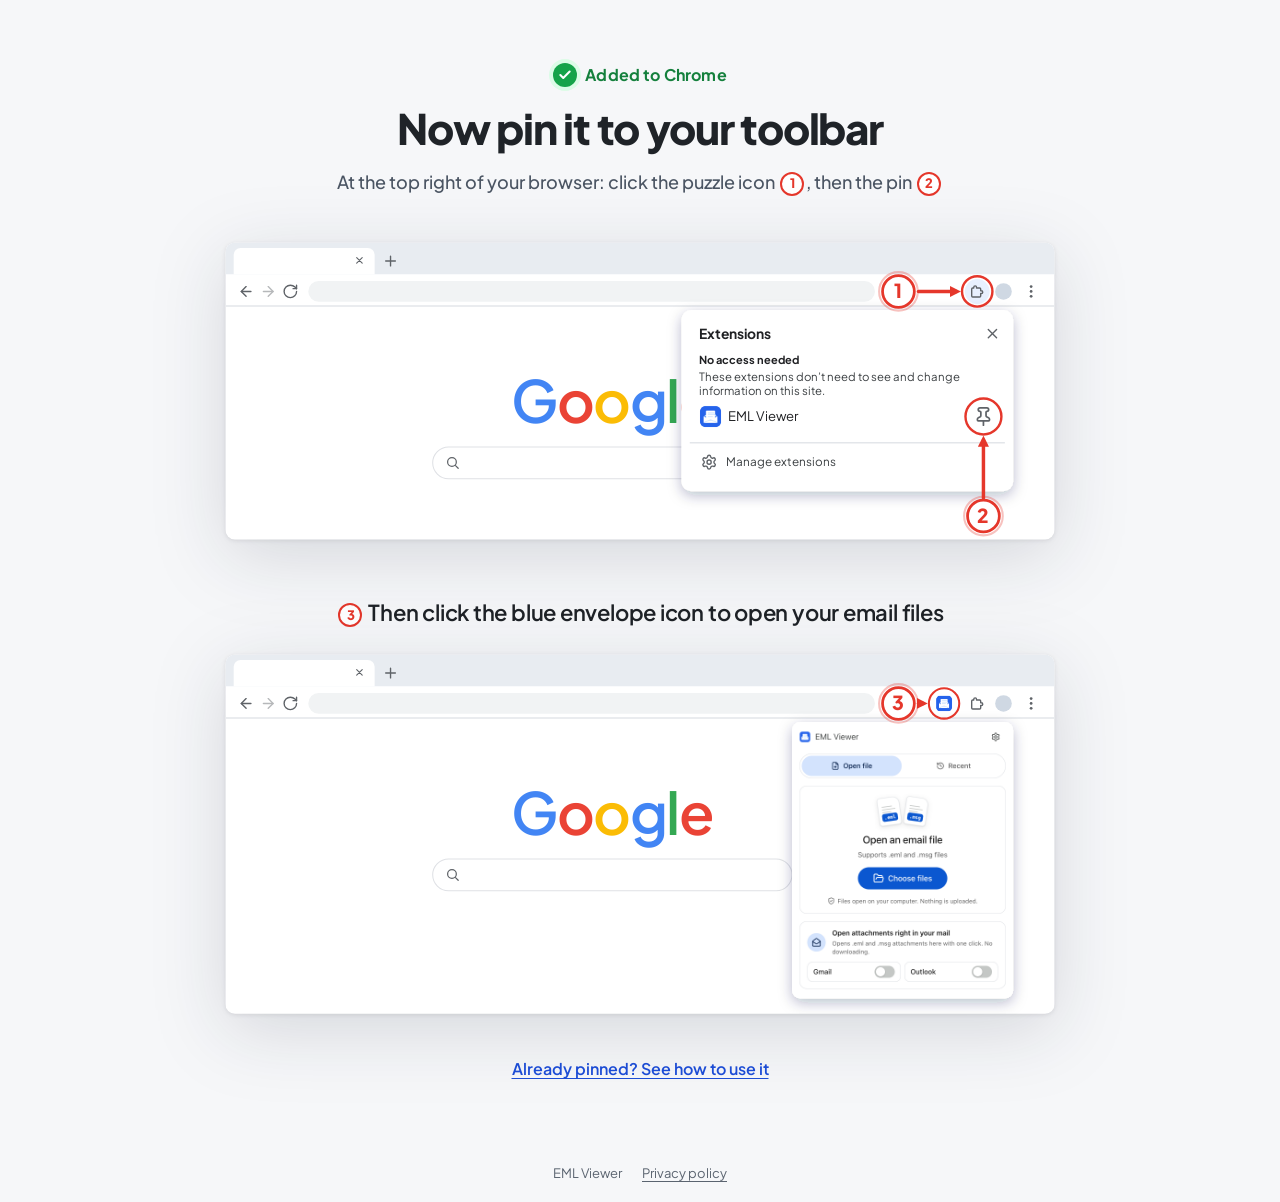
<file: index.html>
<!doctype html>
<html lang="en">
<head>
  <meta charset="utf-8">
  <meta name="viewport" content="width=device-width, initial-scale=1">
  <title>EML Viewer is installed</title>
  <meta name="description" content="Pin EML Viewer to your toolbar and open .eml and .msg email files in two clicks.">
  <meta name="robots" content="noindex">
  <meta name="theme-color" content="#2563eb">
  <link rel="icon" href="assets/favicon.png" type="image/png">
  <link rel="preload" href="assets/fonts/plus-jakarta-sans.woff2" as="font" type="font/woff2" crossorigin>
  <link rel="stylesheet" href="assets/style.css">
  <link rel="stylesheet" href="assets/welcome.css">
  <script src="assets/welcome.js" defer></script>
</head>
<!-- Two versions on one page: "pin" until the icon is on the toolbar, then "usage".
     Short text on top, then one big browser picture across the whole width, close to real size:
     the puzzle in the picture sits at the top right, where it is in the person's own browser.
     Clicking a picture explains that it is a picture (people do click it). -->
<body class="welcome" data-mode="pin">

<!-- Shared drawing parts for the pictures. -->
<svg class="defs" aria-hidden="true" focusable="false">
  <defs>
    <marker id="arrowHead" viewBox="0 0 10 10" refX="6" refY="5" markerWidth="3.2" markerHeight="3.2" orient="auto-start-reverse">
      <path d="M0 0 10 5 0 10z" fill="#e5372b"/>
    </marker>
    <filter id="lift" x="-20%" y="-20%" width="140%" height="140%">
      <feDropShadow dx="0" dy="6" stdDeviation="10" flood-color="#0b1b4d" flood-opacity=".28"/>
    </filter>
    <clipPath id="winPin"><rect width="1200" height="430" rx="14"/></clipPath>
    <clipPath id="winUse"><rect width="1200" height="520" rx="14"/></clipPath>
    <clipPath id="popupClip"><rect x="820" y="98" width="320" height="400" rx="12"/></clipPath>
    <g id="puzzle" fill="none" stroke="#5f6368" stroke-width="2" stroke-linecap="round" stroke-linejoin="round">
      <path d="M4 8.5A1.5 1.5 0 0 1 5.5 7H7V6a2 2 0 0 1 4 0v1h4.5A1.5 1.5 0 0 1 17 8.5V11h1a2 2 0 0 1 0 4h-1v3.5a1.5 1.5 0 0 1-1.5 1.5h-10A1.5 1.5 0 0 1 4 18.5z"/>
    </g>
    <!-- A whole browser window with the Google home page, as in the course examples. -->
    <symbol id="window" viewBox="0 0 1200 540">
      <rect width="1200" height="540" fill="#ffffff"/>
      <path d="M0 0h1200v46H0z" fill="#e8ecf1"/>
      <path d="M12 46V18a10 10 0 0 1 10-10h184a10 10 0 0 1 10 10v28z" fill="#ffffff"/>
      <path d="M190 22l8 8M198 22l-8 8" stroke="#5f6368" stroke-width="1.6" stroke-linecap="round"/>
      <path d="M232 27h14M239 20v14" stroke="#5f6368" stroke-width="2" stroke-linecap="round"/>
      <g fill="none" stroke="#5f6368" stroke-width="2" stroke-linecap="round" stroke-linejoin="round">
        <g transform="translate(18 59)"><path d="m12 19-7-7 7-7"/><path d="M19 12H5"/></g>
        <g transform="translate(50 59)" opacity=".45"><path d="M5 12h14"/><path d="m12 5 7 7-7 7"/></g>
        <g transform="translate(82 59)"><path d="M21 12a9 9 0 1 1-9-9c2.52 0 4.93 1 6.74 2.74L21 8"/><path d="M21 3v5h-5"/></g>
      </g>
      <rect x="120" y="56" width="820" height="30" rx="15" fill="#f1f3f4"/>
      <use href="#puzzle" transform="translate(1076 59)"/>
      <circle cx="1126" cy="71" r="12" fill="#cfd8e3"/>
      <g fill="#5f6368"><circle cx="1166" cy="64" r="2"/><circle cx="1166" cy="71" r="2"/><circle cx="1166" cy="78" r="2"/></g>
      <line x1="0" y1="92" x2="1200" y2="92" stroke="#e3e6ea" stroke-width="2"/>
      <text x="560" y="262" font-size="84" font-weight="600" text-anchor="middle" letter-spacing="-2"><tspan fill="#4285f4">G</tspan><tspan fill="#ea4335">o</tspan><tspan fill="#fbbc05">o</tspan><tspan fill="#4285f4">g</tspan><tspan fill="#34a853">l</tspan><tspan fill="#ea4335">e</tspan></text>
      <rect x="300" y="296" width="520" height="46" rx="23" fill="#ffffff" stroke="#dfe1e5" stroke-width="1.5"/>
      <g fill="none" stroke="#5f6368" stroke-width="2" stroke-linecap="round" transform="translate(318 308) scale(.9)"><circle cx="11" cy="11" r="7"/><path d="m21 21-4.3-4.3"/></g>
    </symbol>
    <!-- A big number like on the course pages: white circle, thick red ring, light halo. Centre (24, 24). -->
    <symbol id="badgeBg" viewBox="0 0 48 48" overflow="visible">
      <circle cx="24" cy="24" r="28" fill="none" stroke="#e5372b" stroke-opacity=".3" stroke-width="3"/>
      <circle cx="24" cy="24" r="23" fill="#ffffff" stroke="#e5372b" stroke-width="4"/>
    </symbol>
    <!-- The pinned icon on the toolbar and its window open (used for step 3 and "how to use"). -->
    <symbol id="pinnedOpen" viewBox="0 0 1200 520">
      <use href="#window" width="1200" height="540" clip-path="url(#winUse)"/>
      <image href="assets/icon128.png" x="1028" y="59" width="24" height="24"/>
      <rect x="820" y="98" width="320" height="400" rx="12" fill="#ffffff" filter="url(#lift)"/>
      <image href="assets/popup.png" x="820" y="98" width="320" height="400" clip-path="url(#popupClip)"/>
      <circle cx="1040" cy="71" r="22" fill="none" stroke="#e5372b" stroke-width="3"/>
    </symbol>
  </defs>
</svg>


<main class="wrap stage">

  <!-- ===== Not pinned yet: show where the extension is ===== -->
  <section class="mode mode-pin" aria-labelledby="pinTitle">
    <div class="hero">
      <p class="eyebrow">
        <span class="ok-dot" aria-hidden="true"><svg viewBox="0 0 24 24"><path d="M20 6 9 17l-5-5"/></svg></span>
        Added to Chrome
      </p>
      <h1 id="pinTitle">Now pin it to your toolbar</h1>
      <p class="lead">At the top right of your browser: click the puzzle icon <span class="n">1</span>, then the pin <span class="n">2</span></p>
    </div>

    <div class="shot-wrap shot-main" data-hint="pin">
      <svg class="shot" preserveAspectRatio="xMaxYMin slice" viewBox="-2 -2 1204 434" role="img" aria-label="The puzzle icon at the top right of the browser and the extensions menu with a pin next to EML Viewer">
        <use href="#window" width="1200" height="540" clip-path="url(#winPin)"/>
        <circle cx="1088" cy="71" r="18" fill="#e8f0fe"/>
        <use href="#puzzle" transform="translate(1076 59)"/>
        <!-- The menu is drawn a bit larger than life so its words read at a glance (lecture: enlarge what matters). -->
        <rect x="660" y="98" width="480" height="262" rx="14" fill="#ffffff" filter="url(#lift)"/>
        <text x="686" y="140" font-size="20" font-weight="700" fill="#202124">Extensions</text>
        <path d="M1104 126l12 12M1116 126l-12 12" stroke="#5f6368" stroke-width="2" stroke-linecap="round"/>
        <text x="686" y="176" font-size="16" font-weight="700" fill="#202124">No access needed</text>
        <text x="686" y="200" font-size="16.5" fill="#3c4043">These extensions don’t need to see and change</text>
        <text x="686" y="221" font-size="16.5" fill="#3c4043">information on this site.</text>
        <image href="assets/icon128.png" x="686" y="236" width="32" height="32"/>
        <text x="728" y="259" font-size="19" fill="#202124">EML Viewer</text>
        <g fill="none" stroke="#5f6368" stroke-width="2" stroke-linecap="round" stroke-linejoin="round" transform="translate(1082 237) scale(1.25)">
          <path d="M12 17v5"/><path d="M9 10.76a2 2 0 0 1-1.11 1.79l-1.78.9A2 2 0 0 0 5 15.24V16a1 1 0 0 0 1 1h12a1 1 0 0 0 1-1v-.76a2 2 0 0 0-1.11-1.79l-1.78-.9A2 2 0 0 1 15 10.76V7a1 1 0 0 1 1-1 2 2 0 0 0 0-4H8a2 2 0 0 0 0 4 1 1 0 0 1 1 1z"/>
        </g>
        <line x1="672" y1="290" x2="1128" y2="290" stroke="#e3e6ea" stroke-width="2"/>
        <g fill="none" stroke="#5f6368" stroke-width="2" stroke-linecap="round" stroke-linejoin="round" transform="translate(688 306)">
          <path d="M9.671 4.136a2.34 2.34 0 0 1 4.659 0 2.34 2.34 0 0 0 3.319 1.915 2.34 2.34 0 0 1 2.33 4.033 2.34 2.34 0 0 0 0 3.831 2.34 2.34 0 0 1-2.33 4.033 2.34 2.34 0 0 0-3.319 1.915 2.34 2.34 0 0 1-4.659 0 2.34 2.34 0 0 0-3.32-1.915 2.34 2.34 0 0 1-2.33-4.033 2.34 2.34 0 0 0 0-3.831A2.34 2.34 0 0 1 6.35 6.051a2.34 2.34 0 0 0 3.319-1.915"/><circle cx="12" cy="12" r="3"/>
        </g>
        <text x="724" y="324" font-size="17" fill="#3c4043">Manage extensions</text>
        <g class="pulse" aria-hidden="true">
          <circle class="pulse-1" cx="1088" cy="71" r="22"/>
          <circle class="pulse-2" cx="1097" cy="252" r="26"/>
        </g>
        <g fill="none" stroke="#e5372b" stroke-width="3.5">
          <circle cx="1088" cy="71" r="22"/>
          <circle cx="1097" cy="252" r="26"/>
        </g>
        <g fill="none" stroke="#e5372b" stroke-width="5" stroke-linecap="round" marker-end="url(#arrowHead)">
          <path d="M1003 71H1058"/>
          <path d="M1097 370V286"/>
        </g>
        <g font-size="28" font-weight="800" fill="#e5372b" text-anchor="middle">
          <use href="#badgeBg" x="950" y="47" width="48" height="48"/><text x="974" y="81">1</text>
          <use href="#badgeBg" x="1073" y="372" width="48" height="48"/><text x="1097" y="406">2</text>
        </g>
      </svg>
    </div>

    <h2 class="next"><span class="n">3</span> Then click the blue envelope icon to open your email files</h2>
    <div class="shot-wrap" data-hint="usage">
      <svg class="shot" preserveAspectRatio="xMaxYMin slice" viewBox="-2 -2 1204 524" role="img" aria-label="After pinning, the blue envelope icon is on the toolbar; clicking it opens the window to choose email files">
        <use href="#pinnedOpen" width="1200" height="520"/>
        <path d="M1003 71H1010" fill="none" stroke="#e5372b" stroke-width="5" stroke-linecap="round" marker-end="url(#arrowHead)"/>
        <g font-size="28" font-weight="800" fill="#e5372b" text-anchor="middle">
          <use href="#badgeBg" x="950" y="47" width="48" height="48"/><text x="974" y="81">3</text>
        </g>
      </svg>
    </div>

    <p class="switch"><a href="#usage">Already pinned? See how to use it</a></p>
  </section>

  <!-- ===== Pinned: how to use it ===== -->
  <section class="mode mode-usage" aria-labelledby="usageTitle">
    <div class="hero">
      <p class="eyebrow" id="pinnedNote" role="status" hidden>
        <span class="ok-dot" aria-hidden="true"><svg viewBox="0 0 24 24"><path d="M20 6 9 17l-5-5"/></svg></span>
        Pinned
      </p>
      <h1 id="usageTitle">Open an email in two clicks</h1>
      <p class="lead">Click the blue envelope icon <span class="n">1</span> at the top right, then choose files <span class="n">2</span>. Turn on Gmail or Outlook <span class="n">3</span> to open attachments right in your mail.</p>
    </div>

    <div class="shot-wrap" data-hint="usage">
      <svg class="shot" preserveAspectRatio="xMaxYMin slice" viewBox="-2 -2 1204 524" role="img" aria-label="The blue envelope icon at the top right with its window open: the Choose files button and the Gmail and Outlook switches">
        <use href="#pinnedOpen" width="1200" height="520"/>
        <g fill="none" stroke="#e5372b" stroke-width="3">
          <rect x="904" y="298" width="152" height="54" rx="27"/>
          <rect x="831" y="434" width="298" height="50" rx="12"/>
        </g>
        <g fill="none" stroke="#e5372b" stroke-width="5" stroke-linecap="round" marker-end="url(#arrowHead)">
          <path d="M1003 71H1010"/>
          <path d="M1166 325H1066"/>
        </g>
        <g font-size="28" font-weight="800" fill="#e5372b" text-anchor="middle">
          <use href="#badgeBg" x="950" y="47" width="48" height="48"/><text x="974" y="81">1</text>
          <use href="#badgeBg" x="1150" y="301" width="48" height="48"/><text x="1174" y="335">2</text>
          <use href="#badgeBg" x="1150" y="435" width="48" height="48"/><text x="1174" y="469">3</text>
        </g>
      </svg>
    </div>

    <p class="switch"><a href="#pin">Can’t find the icon? See how to pin it</a></p>
  </section>

  <!-- Shown when someone clicks a picture: it is not the real browser. -->
  <p class="shot-hint" id="shotHint" role="status" hidden>
    <svg class="icon" viewBox="0 0 24 24" aria-hidden="true"><path d="M7 7h10v10"/><path d="M7 17 17 7"/></svg>
    <span id="shotHintText"></span>
  </p>
</main>

<footer class="site-footer">
  <div class="wrap">
    <span>EML Viewer</span>
    <a href="privacy/">Privacy policy</a>
  </div>
</footer>
</body>
</html>
</file>
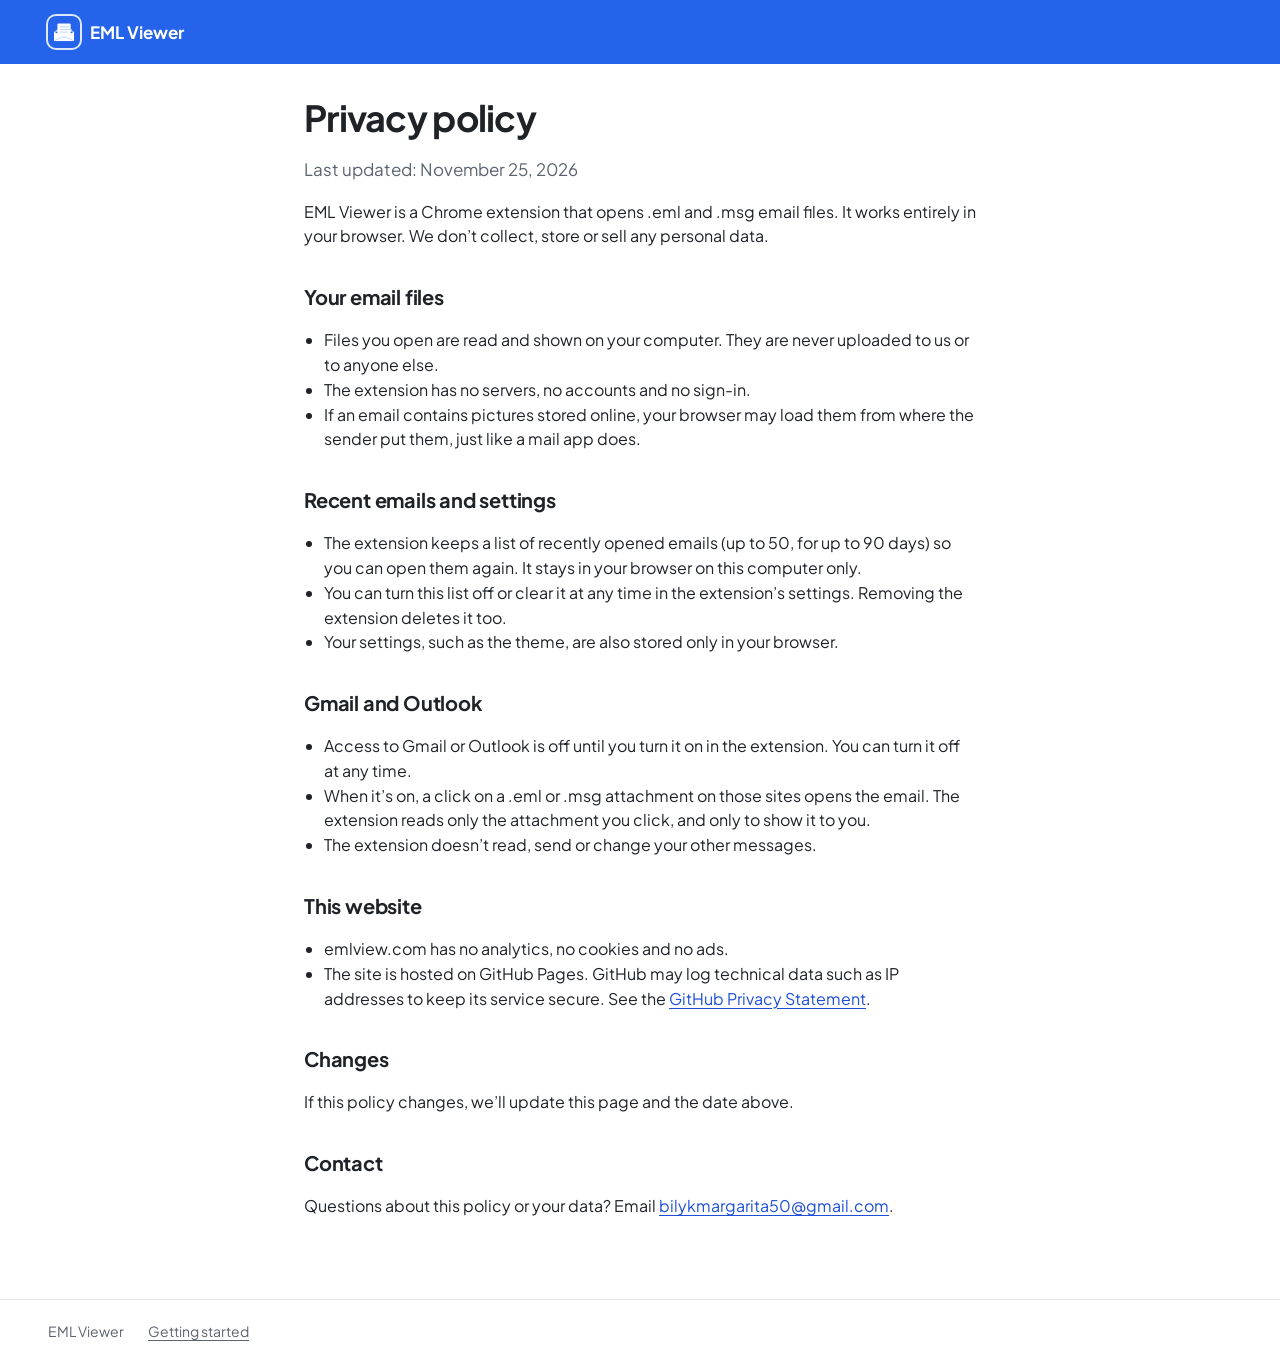
<file: privacy/index.html>
<!doctype html>
<html lang="en">
<head>
  <meta charset="utf-8">
  <meta name="viewport" content="width=device-width, initial-scale=1">
  <title>Privacy policy · EML Viewer</title>
  <meta name="description" content="This extension opens email files on your computer. Nothing is uploaded or collected.">
  <link rel="icon" href="../assets/favicon.png" type="image/png">
  <link rel="stylesheet" href="../assets/style.css">
</head>
<body>
<header class="site-header">
  <div class="wrap">
    <a class="brand" href="../"><img src="../assets/icon128.png" alt="" width="32" height="32">EML Viewer</a>
  </div>
</header>

<main class="wrap prose">
  <h1>Privacy policy</h1>
  <p class="lead">Last updated: November 25, 2026</p>

  <p>EML Viewer is a Chrome extension that opens .eml and .msg email files. It works entirely in your browser. We don’t collect, store or sell any personal data.</p>

  <h2>Your email files</h2>
  <ul>
    <li>Files you open are read and shown on your computer. They are never uploaded to us or to anyone else.</li>
    <li>The extension has no servers, no accounts and no sign-in.</li>
    <li>If an email contains pictures stored online, your browser may load them from where the sender put them, just like a mail app does.</li>
  </ul>

  <h2>Recent emails and settings</h2>
  <ul>
    <li>The extension keeps a list of recently opened emails (up to 50, for up to 90 days) so you can open them again. It stays in your browser on this computer only.</li>
    <li>You can turn this list off or clear it at any time in the extension’s settings. Removing the extension deletes it too.</li>
    <li>Your settings, such as the theme, are also stored only in your browser.</li>
  </ul>

  <h2>Gmail and Outlook</h2>
  <ul>
    <li>Access to Gmail or Outlook is off until you turn it on in the extension. You can turn it off at any time.</li>
    <li>When it’s on, a click on a .eml or .msg attachment on those sites opens the email. The extension reads only the attachment you click, and only to show it to you.</li>
    <li>The extension doesn’t read, send or change your other messages.</li>
  </ul>

  <h2>This website</h2>
  <ul>
    <li>emlview.com has no analytics, no cookies and no ads.</li>
    <li>The site is hosted on GitHub Pages. GitHub may log technical data such as IP addresses to keep its service secure. See the <a href="https://docs.github.com/en/site-policy/privacy-policies/github-general-privacy-statement" rel="noopener">GitHub Privacy Statement</a>.</li>
  </ul>

  <h2>Changes</h2>
  <p>If this policy changes, we’ll update this page and the date above.</p>

  <h2>Contact</h2>
  <p>Questions about this policy or your data? Email <a href="mailto:bilykmargarita50@gmail.com">bilykmargarita50@gmail.com</a>.</p>
</main>

<footer class="site-footer">
  <div class="wrap">
    <span>EML Viewer</span>
    <a href="../">Getting started</a>
  </div>
</footer>
</body>
</html>
</file>
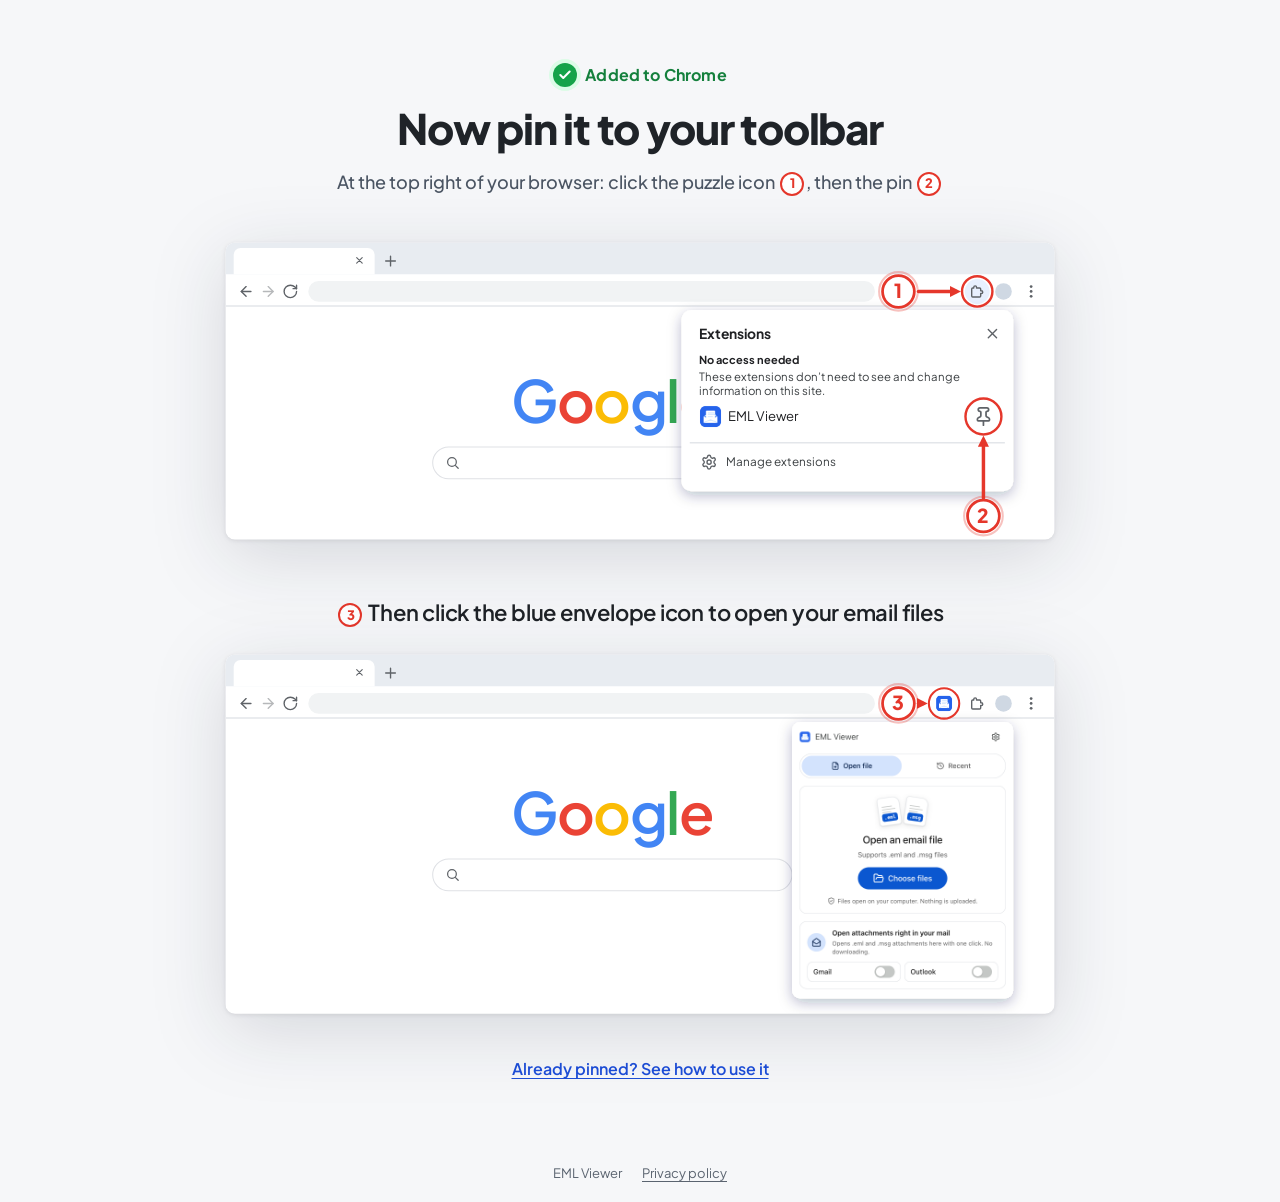
<file: welcome/index.html>
<!doctype html>
<html lang="en">
<head>
  <meta charset="utf-8">
  <meta name="viewport" content="width=device-width, initial-scale=1">
  <title>EML Viewer</title>
  <link rel="canonical" href="https://emlview.com/">
  <meta name="robots" content="noindex">
  <!-- The welcome page moved to https://emlview.com/ (2026-11-20). Older builds open /welcome/?pinned=…&id=…,
       so the address, its parameters and #pin / #usage are carried over. -->
  <script>location.replace('../' + location.search + location.hash);</script>
  <meta http-equiv="refresh" content="0; url=../">
</head>
<body>
  <p><a href="../">EML Viewer</a></p>
</body>
</html>
</file>
<file: assets/style.css>
/* Shared styles for emlview.com: the extension's blue (#2563eb, from the icon), white text on it,
   neutral pages for long text. Font: Plus Jakarta Sans (OFL), served from this site. */
@font-face {
  font-family: "Plus Jakarta Sans";
  src: url("fonts/plus-jakarta-sans.woff2") format("woff2");
  font-weight: 200 800;
  font-style: normal;
  font-display: swap;
}

:root {
  --brand: #2563eb;
  --brand-deep: #1d4ed8;
  --on-brand: #ffffff;
  --on-brand-muted: rgb(255 255 255 / 84%);
  --background: #ffffff;
  --foreground: #1f2328;
  --muted-foreground: #5b6470;
  --border: #e3e6ea;
  --accent: #1d4ed8;
  --ring: #ffffff;
  --mark: #e5372b;
  --radius: 14px;
  --font: "Plus Jakarta Sans", system-ui, -apple-system, "Segoe UI", Roboto, Arial, sans-serif;
  color-scheme: light;
}

@media (prefers-color-scheme: dark) {
  :root {
    --background: #121417;
    --foreground: #eceef1;
    --muted-foreground: #a3abb6;
    --border: #2b3036;
    --accent: #93b4ff;
    color-scheme: dark;
  }
}

* { box-sizing: border-box; }

html { -webkit-text-size-adjust: 100%; }

body {
  margin: 0;
  background: var(--background);
  color: var(--foreground);
  font: 400 1rem/1.55 var(--font);
  -webkit-font-smoothing: antialiased;
}

a { color: var(--accent); text-underline-offset: 3px; }

a:focus-visible, button:focus-visible {
  outline: 3px solid var(--ring);
  outline-offset: 3px;
  border-radius: 8px;
}

.wrap {
  width: 100%;
  max-width: 76rem;
  margin: 0 auto;
  padding: 0 1rem;
}

/* The header is always on the brand blue. */
.site-header {
  background: var(--brand);
  color: var(--on-brand);
}

.site-header .wrap {
  display: flex;
  align-items: center;
  min-height: 4rem;
}

.brand {
  display: inline-flex;
  align-items: center;
  gap: 0.625rem;
  min-height: 2.75rem;
  color: var(--on-brand);
  font-weight: 700;
  font-size: 1.0625rem;
  text-decoration: none;
}

.brand img {
  width: 2rem;
  height: 2rem;
  border-radius: 8px;
  box-shadow: 0 0 0 2px rgb(255 255 255 / 85%);
}

.site-footer {
  border-top: 1px solid var(--border);
  color: var(--muted-foreground);
  font-size: 0.875rem;
}

.site-footer .wrap {
  display: flex;
  flex-wrap: wrap;
  gap: 0.5rem 1.5rem;
  align-items: center;
  min-height: 4rem;
}

.site-footer a {
  display: inline-flex;
  align-items: center;
  min-height: 2.75rem;
  color: inherit;
}

/* ---------- text pages (privacy, home) ---------- */

.prose { max-width: 44rem; padding-top: 2rem; padding-bottom: 4rem; }

.prose h1 { font-size: clamp(1.75rem, 1.3rem + 2vw, 2.25rem); line-height: 1.2; margin: 0 0 0.5rem; letter-spacing: -0.02em; }

.prose h2 { font-size: 1.25rem; margin: 2rem 0 0.5rem; letter-spacing: -0.01em; }

.prose .lead { color: var(--muted-foreground); font-size: 1.0625rem; }

.prose ul { padding-left: 1.25rem; }
</file>
<file: assets/welcome.css>
/* Welcome page: calm light page (reads as a browser message, not an ad), brand blue only in accents; one version at a time (body[data-mode]).
   Short text on top, then one big browser picture across the width, close to its real size, so the
   puzzle in the picture is where the real one is: top right. Steps 1-2 fit on the first screen. */
body.welcome {
  --ring: var(--brand-deep); /* focus ring must show on the light page */
  background: #f6f7f9;
  color: #1f2328;
  /* The footer sits at the very bottom even when the page is short; the content is centred above it. */
  display: flex;
  flex-direction: column;
  min-height: 100svh;
}

.welcome main { flex: 1 0 auto; }

body[data-mode="pin"] .mode-usage,
body[data-mode="usage"] .mode-pin { display: none; }

.defs { position: absolute; width: 0; height: 0; overflow: hidden; }

.welcome .wrap { max-width: 84rem; }

.stage {
  display: flex;
  flex-direction: column;
  justify-content: center;
  padding-top: clamp(1.5rem, 7svh, 4rem);
  padding-bottom: clamp(2rem, 6svh, 3.5rem);
}

.hero { text-align: center; padding-bottom: clamp(1.5rem, 5svh, 2.75rem); }

/* "Added to Chrome": the words people just clicked in the store, with a green tick (success). */
.eyebrow {
  display: inline-flex;
  align-items: center;
  gap: 0.5rem;
  margin: 0 0 1rem;
  color: #15803d;
  font-size: 1rem;
  font-weight: 700;
  letter-spacing: 0.01em;
}

.ok-dot {
  display: inline-grid;
  place-items: center;
  width: 1.5rem;
  height: 1.5rem;
  border-radius: 50%;
  background: #16a34a;
  box-shadow: 0 0 0 4px #dcfce7;
}

.ok-dot svg {
  width: 0.875rem;
  height: 0.875rem;
  fill: none;
  stroke: #fff;
  stroke-width: 3.5;
  stroke-linecap: round;
  stroke-linejoin: round;
}

.eyebrow[hidden] { display: none; }

.hero h1 {
  margin: 0;
  font-size: clamp(1.75rem, 1.3rem + 1.8vw, 2.625rem);
  font-weight: 800;
  line-height: 1.12;
  letter-spacing: -0.03em;
}

.hero .lead {
  max-width: 40rem;
  margin: 1rem auto 0;
  color: #4b5563;
  font-size: 1.125rem;
  font-weight: 500;
  line-height: 1.7;
}

/* The same numbers as in the picture, inline in the text. */
.n {
  display: inline-grid;
  place-items: center;
  width: 1.5rem;
  height: 1.5rem;
  margin: 0 0.125rem;
  border: 2.5px solid var(--mark);
  border-radius: 50%;
  background: #fff;
  color: var(--mark);
  font-size: 0.8125rem;
  font-weight: 800;
  line-height: 1;
  vertical-align: middle;
}

.next {
  margin: clamp(2rem, 6svh, 4rem) 0 1.5rem;
  text-align: center;
  font-size: clamp(1.125rem, 1rem + 0.5vw, 1.375rem);
  font-weight: 600;
  letter-spacing: -0.01em;
}

.switch { margin: 2rem 0 0; text-align: center; }

.switch a {
  display: inline-flex;
  align-items: center;
  min-height: 2.75rem;
  padding: 0 0.875rem;
  border-radius: 999px;
  color: var(--brand-deep);
  font-weight: 600;
}

.switch a:hover { background: #e8f0fe; }

/* The picture keeps light colours: it shows the browser as it looks. The first picture is kept small
   enough (by width, so nothing is cut) that it ends above the bottom of the screen. */
.shot {
  display: block;
  width: 100%;
  height: auto;
  margin: 0 auto;
  aspect-ratio: 1204 / 524;
  /* Narrower than the page, like the course example; grows a little on big monitors so the words stay readable. */
  max-width: clamp(52rem, 48vw, 64rem);
  font-family: var(--font);
  filter: drop-shadow(0 1px 2px rgb(16 24 40 / 10%)) drop-shadow(0 16px 36px rgb(16 24 40 / 14%));
  pointer-events: none;
  user-select: none;
}

.shot-main .shot {
  aspect-ratio: 1204 / 434;
  max-width: min(clamp(52rem, 48vw, 64rem), calc((100svh - 17rem) * 1204 / 434));
}

.mode-usage .shot { max-width: min(clamp(52rem, 48vw, 64rem), calc((100svh - 16rem) * 1204 / 524)); }

/* Steps 1 and 2 in the picture pulse one after the other, so the eye goes 1 → 2.
   A soft ring that grows and fades, not a hard blink (blinking reads as an ad). */
.pulse circle {
  fill: none;
  stroke: var(--mark);
  stroke-width: 6;
  opacity: 0;
  transform-box: fill-box;
  transform-origin: center;
  animation: ring-pulse 3s ease-out infinite;
}

.pulse .pulse-2 { animation-delay: 1.5s; }

@keyframes ring-pulse {
  0% { opacity: 0.75; transform: scale(1); }
  40% { opacity: 0; transform: scale(1.9); }
  100% { opacity: 0; transform: scale(1.9); }
}

@media (prefers-reduced-motion: reduce) { .pulse circle { animation: none; } }

/* Pictures are not buttons: no hand cursor. A click shows .shot-hint instead of doing nothing. */
.shot-wrap { cursor: default; }

.shot-hint {
  position: fixed;
  top: 0.75rem;
  right: 1rem;
  z-index: 10;
  display: flex;
  align-items: flex-start;
  gap: 0.625rem;
  max-width: min(24rem, calc(100vw - 2rem));
  margin: 0;
  padding: 0.875rem 1rem;
  border-radius: 14px;
  background: #ffffff;
  color: #1f2328;
  font-weight: 600;
  line-height: 1.4;
  box-shadow: 0 12px 32px rgb(10 25 80 / 35%);
  animation: hint-in 0.2s ease-out;
}

.shot-hint[hidden] { display: none; }

.shot-hint .icon { flex: none; width: 1.5rem; height: 1.5rem; color: var(--mark); stroke-width: 3; }

@keyframes hint-in { from { opacity: 0; transform: translateY(-6px); } }

@media (prefers-reduced-motion: reduce) { .shot-hint { animation: none; } }

.icon {
  width: 1.125rem;
  height: 1.125rem;
  fill: none;
  stroke: currentColor;
  stroke-width: 2.5;
  stroke-linecap: round;
  stroke-linejoin: round;
}

/* Home page: short text on the blue. */
.home { min-height: calc(100svh - 8rem); padding-top: 4rem; }
.home h1 { font-size: clamp(2rem, 1.4rem + 2.2vw, 3rem); font-weight: 800; letter-spacing: -0.03em; }
.home .lead { color: #4b5563; }
.home a { color: var(--brand-deep); font-weight: 600; }

.welcome .site-footer {
  border-top-color: #e3e6ea;
  color: #5b6470;
}

/* Footer centred, in line with the centred page above it; quiet, no full-width line. */
.welcome .site-footer { border-top: 0; font-size: 0.8125rem; }
.welcome .site-footer .wrap { justify-content: center; text-align: center; min-height: 3.5rem; gap: 0.25rem 1.25rem; }

/* Narrow windows: the picture keeps a readable height and shows the right part of the browser,
   where the puzzle and the pin are. */
@media (max-width: 48rem) {
  .shot { min-height: 16rem; max-width: none !important; }
}
</file>
